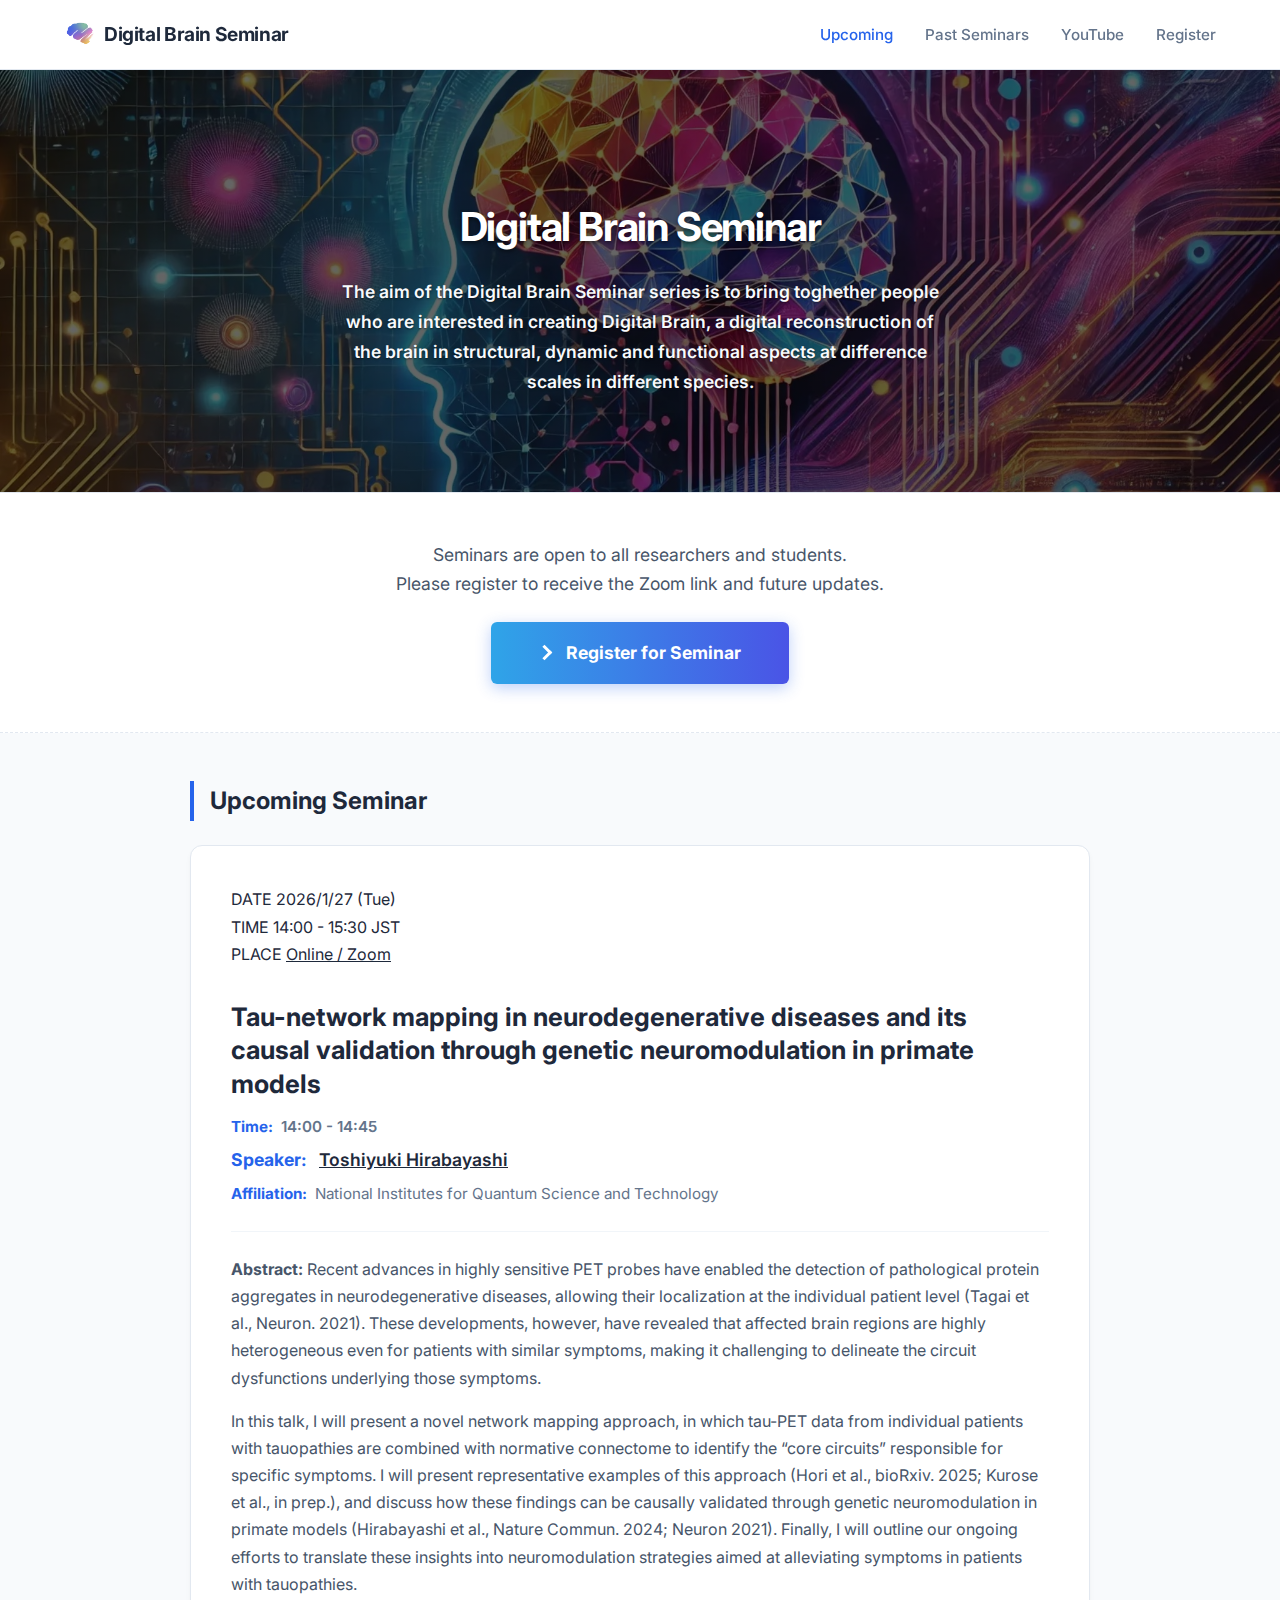
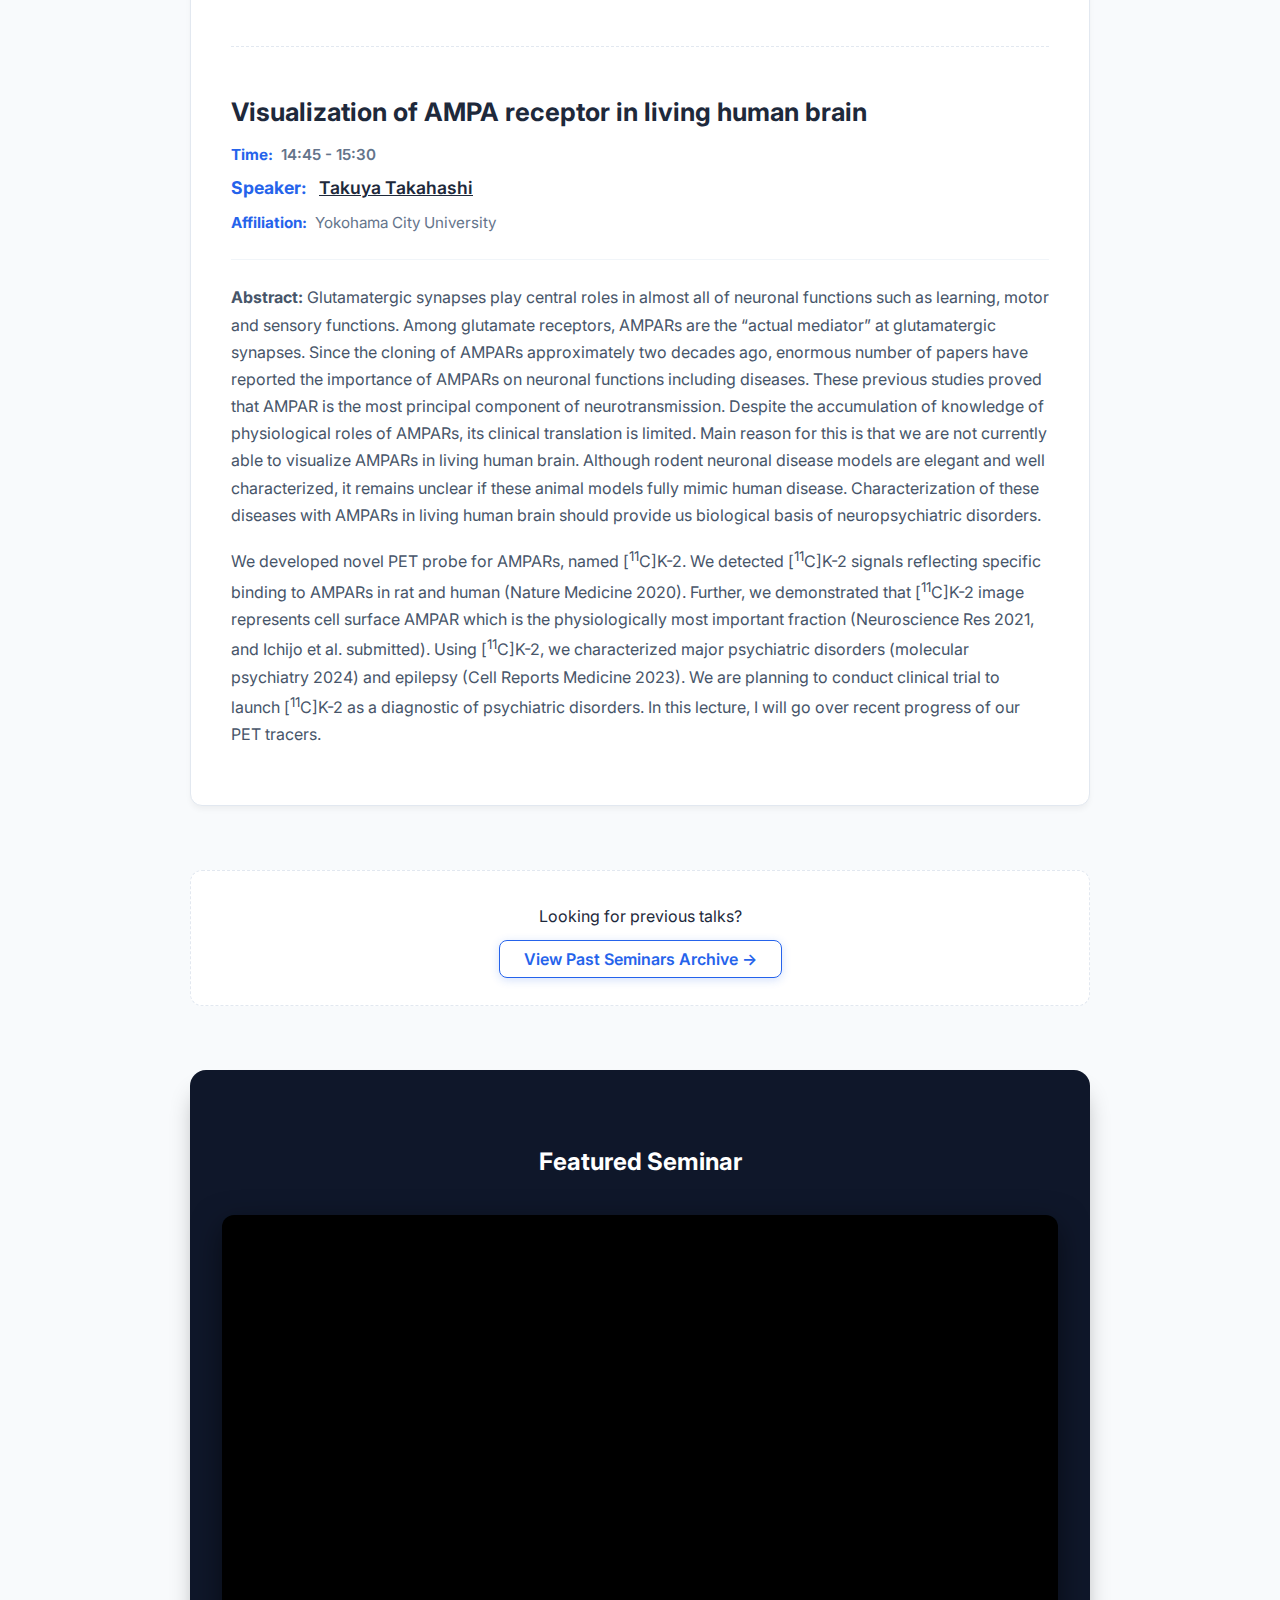
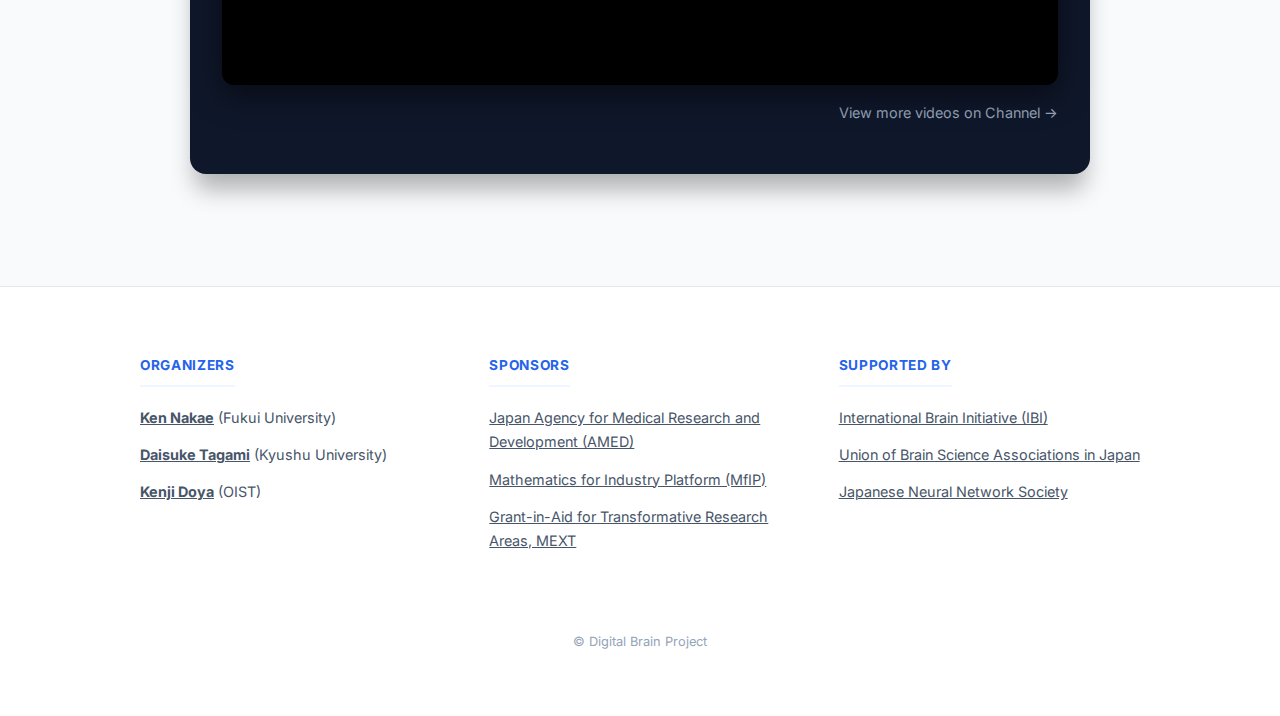
<file: index.html>
<!DOCTYPE html>
<html lang="en">

<head>
    <meta charset="UTF-8">
    <meta name="viewport" content="width=device-width, initial-scale=1.0">
    <title>Digital Brain Seminar | Computational Neuroscience & Brain Simulation</title>

    <!-- SEO Meta Tags -->
    <meta name="description"
        content="Digital Brain Seminar series brings together researchers interested in digital brain reconstruction — covering computational neuroscience, brain simulation, connectomics, neural circuits, and AI-brain research. Open to all researchers and students worldwide. Join via Zoom.">
    <meta name="keywords"
        content="Digital Brain Seminar, computational neuroscience, brain simulation, connectomics, neural circuits, digital brain, brain modeling, neuroscience seminar, OIST, RIKEN, AMED, EBRAINS, brain atlas, spiking neural network, whole-brain model, brain research, neuroscience lecture, online seminar, brain project Japan">
    <meta name="author" content="Digital Brain Project — Ken Nakae, Daisuke Tagami, Kenji Doya">
    <meta name="robots" content="index, follow">
    <meta name="google-site-verification" content="92Xf6wHl1yH6RSXPJpHkRy0GE3pYSzcsp8aKrkqU0PY">
    <link rel="canonical" href="https://digitalbrainproject.github.io/seminar/">

    <!-- Open Graph / Facebook -->
    <meta property="og:type" content="website">
    <meta property="og:url" content="https://digitalbrainproject.github.io/seminar/">
    <meta property="og:title" content="Digital Brain Seminar | Computational Neuroscience & Brain Simulation">
    <meta property="og:description"
        content="An international seminar series on digital brain reconstruction, computational neuroscience, brain simulation, and connectomics. Open to all researchers and students. Register for free Zoom access.">
    <meta property="og:image" content="https://digitalbrainproject.github.io/seminar/DigitalBrainSeminar.jpeg">
    <meta property="og:site_name" content="Digital Brain Seminar">
    <meta property="og:locale" content="en_US">

    <!-- Twitter Card -->
    <meta name="twitter:card" content="summary_large_image">
    <meta name="twitter:title" content="Digital Brain Seminar | Computational Neuroscience & Brain Simulation">
    <meta name="twitter:description"
        content="An international seminar series on digital brain reconstruction, computational neuroscience, brain simulation, and connectomics. Open to all researchers and students.">
    <meta name="twitter:image" content="https://digitalbrainproject.github.io/seminar/DigitalBrainSeminar.jpeg">

    <!-- JSON-LD Structured Data -->
    <script type="application/ld+json">
    {
      "@context": "https://schema.org",
      "@type": "EventSeries",
      "name": "Digital Brain Seminar",
      "description": "An international seminar series bringing together researchers interested in digital brain reconstruction in structural, dynamic and functional aspects at different scales in different species.",
      "url": "https://digitalbrainproject.github.io/seminar/",
      "organizer": [
        {"@type": "Person", "name": "Ken Nakae", "affiliation": "Fukui University"},
        {"@type": "Person", "name": "Daisuke Tagami", "affiliation": "Kyushu University"},
        {"@type": "Person", "name": "Kenji Doya", "affiliation": "OIST"}
      ],
      "funder": [
        {"@type": "Organization", "name": "Japan Agency for Medical Research and Development (AMED)"},
        {"@type": "Organization", "name": "Mathematics for Industry Platform (MfIP)"},
        {"@type": "Organization", "name": "MEXT Grant-in-Aid for Transformative Research Areas"}
      ],
      "inLanguage": "en",
      "audience": {"@type": "Audience", "audienceType": "Researchers and Students"},
      "eventAttendanceMode": "https://schema.org/OnlineEventAttendanceMode",
      "location": {"@type": "VirtualLocation", "url": "https://docs.google.com/forms/d/1duZBmrP8-1nVFSevK-VwitDGuL3oonJRR4SJCReSnrM/viewform"}
    }
    </script>

    <link rel="preconnect" href="https://fonts.googleapis.com">
    <link rel="preconnect" href="https://fonts.gstatic.com" crossorigin>
    <link
        href="https://fonts.googleapis.com/css2?family=Inter:wght@400;600;700&family=Noto+Sans+JP:wght@400;500;700&display=swap"
        rel="stylesheet">

    <link rel="stylesheet" href="style.css">
    <link rel="icon" type="image/png" href="brain-logo.png">
</head>

<body>

    <nav class="navbar">
        <a href="index.html" class="nav-logo"><img src="brain-logo.png" alt="Digital Brain Seminar Logo"
                class="logo-icon"> Digital Brain
            Seminar</a>

        <div class="hamburger" id="hamburger-btn">
            <span></span>
            <span></span>
            <span></span>
        </div>

        <div class="nav-links" id="nav-links">
            <a href="index.html" class="active">Upcoming</a>
            <a href="archive.html">Past Seminars</a>
            <a href="https://www.youtube.com/@kennakae2779/videos" target="_blank">YouTube</a>
            <a href="https://docs.google.com/forms/d/1duZBmrP8-1nVFSevK-VwitDGuL3oonJRR4SJCReSnrM/viewform?edit_requested=true"
                target="_blank">Register</a>
        </div>
    </nav>

    <section class="hero">
        <div class="container" style="padding: 0;">
            <h1>Digital Brain Seminar</h1>
            <p>
                The aim of the Digital Brain Seminar series is to bring toghether people
                who are interested in creating Digital Brain, a digital reconstruction of the brain in structural,
                dynamic and functional aspects at difference scales in different species.
            </p>
        </div>
    </section>

    <div class="cta-section">
        <div class="container" style="padding-bottom: 0;">
            <p class="cta-text">
                Seminars are open to all researchers and students.<br>
                Please register to receive the Zoom link and future updates.
            </p>
            <a href="https://docs.google.com/forms/d/1duZBmrP8-1nVFSevK-VwitDGuL3oonJRR4SJCReSnrM/viewform?edit_requested=true"
                class="btn-cta-large" target="_blank">Register for Seminar</a>
        </div>
    </div>

    <div class="container">
        <section>
            <h2>Upcoming Seminar</h2>

            <article class="card">
                <div class="schedule-box" style="margin-top: 0; margin-bottom: 2rem; border-top: none;">
                    <div class="schedule-item">
                        <span class="schedule-label">DATE</span>
                        <span class="schedule-value">2026/1/27 (Tue)</span>
                    </div>
                    <div class="schedule-item">
                        <span class="schedule-label">TIME</span>
                        <span class="schedule-value">14:00 - 15:30 JST</span>
                    </div>
                    <div class="schedule-item">
                        <span class="schedule-label">PLACE</span>
                        <span class="schedule-value"><a
                                href="https://docs.google.com/forms/d/1duZBmrP8-1nVFSevK-VwitDGuL3oonJRR4SJCReSnrM/viewform?edit_requested=true"
                                target="_blank" rel="noopener noreferrer" style="text-decoration: underline;">Online /
                                Zoom</a></span>
                    </div>
                </div>

                <!-- Talk 1 -->
                <div style="margin-bottom: 3rem;">
                    <h3 class="card-title">Tau-network mapping in neurodegenerative diseases and its causal validation
                        through genetic neuromodulation in primate models</h3>

                    <div class="speaker">
                        <div class="detail-row">
                            <span class="speaker-label">Time:</span> 14:00 - 14:45
                        </div>
                        <span class="speaker-label">Speaker:</span> <a href="https://researchmap.jp/thirabayashi"
                            target="_blank" rel="noopener noreferrer" style="text-decoration: underline;">Toshiyuki
                            Hirabayashi</a>
                    </div>
                    <div class="detail-row">
                        <span class="speaker-label">Affiliation:</span> National Institutes for Quantum Science and
                        Technology
                    </div>

                    <div class="abstract">
                        <p><strong>Abstract:</strong> Recent advances in highly sensitive PET probes have enabled the
                            detection of pathological protein aggregates in neurodegenerative diseases, allowing their
                            localization at the individual patient level (Tagai et al., Neuron. 2021). These
                            developments, however, have revealed that affected brain regions are highly heterogeneous
                            even for patients with similar symptoms, making it challenging to delineate the circuit
                            dysfunctions underlying those symptoms.</p>
                        <p>In this talk, I will present a novel network mapping approach, in which tau-PET data from
                            individual patients with tauopathies are combined with normative connectome to identify the
                            “core circuits” responsible for specific symptoms. I will present representative examples of
                            this approach (Hori et al., bioRxiv. 2025; Kurose et al., in prep.), and discuss how these
                            findings can be causally validated through genetic neuromodulation in primate models
                            (Hirabayashi et al., Nature Commun. 2024; Neuron 2021). Finally, I will outline our ongoing
                            efforts to translate these insights into neuromodulation strategies aimed at alleviating
                            symptoms in patients with tauopathies.</p>
                    </div>
                </div>

                <hr style="border: 0; border-top: 1px dashed #e2e8f0; margin: 3rem 0;">

                <!-- Talk 2 -->
                <div>
                    <h3 class="card-title">Visualization of AMPA receptor in living human brain</h3>

                    <div class="speaker">
                        <div class="detail-row">
                            <span class="speaker-label">Time:</span> 14:45 - 15:30
                        </div>
                        <span class="speaker-label">Speaker:</span> <a href="https://researchmap.jp/takahast"
                            target="_blank" rel="noopener noreferrer" style="text-decoration: underline;">Takuya
                            Takahashi</a>
                    </div>
                    <div class="detail-row">
                        <span class="speaker-label">Affiliation:</span> Yokohama City University
                    </div>

                    <div class="abstract">
                        <p><strong>Abstract:</strong> Glutamatergic synapses play central roles in almost all of
                            neuronal functions such as learning, motor and sensory functions. Among glutamate receptors,
                            AMPARs are the “actual mediator” at glutamatergic synapses. Since the cloning of AMPARs
                            approximately two decades ago, enormous number of papers have reported the importance of
                            AMPARs on neuronal functions including diseases. These previous studies proved that AMPAR is
                            the most principal component of neurotransmission. Despite the accumulation of knowledge of
                            physiological roles of AMPARs, its clinical translation is limited. Main reason for this is
                            that we are not currently able to visualize AMPARs in living human brain. Although rodent
                            neuronal disease models are elegant and well characterized, it remains unclear if these
                            animal models fully mimic human disease. Characterization of these diseases with AMPARs in
                            living human brain should provide us biological basis of neuropsychiatric disorders.</p>
                        <p>We developed novel PET probe for AMPARs, named [<sup>11</sup>C]K-2. We detected
                            [<sup>11</sup>C]K-2 signals reflecting specific binding to AMPARs in rat and human (Nature
                            Medicine 2020). Further, we demonstrated that [<sup>11</sup>C]K-2 image represents cell
                            surface AMPAR which is the physiologically most important fraction (Neuroscience Res 2021,
                            and Ichijo et al. submitted). Using [<sup>11</sup>C]K-2, we characterized major psychiatric
                            disorders (molecular psychiatry 2024) and epilepsy (Cell Reports Medicine 2023). We are
                            planning to conduct clinical trial to launch [<sup>11</sup>C]K-2 as a diagnostic of
                            psychiatric disorders. In this lecture, I will go over recent progress of our PET tracers.
                        </p>
                    </div>
                </div>
            </article>

            <div class="archive-link">
                <p>Looking for previous talks?</p>
                <a href="archive.html" class="btn-register"
                    style="background-color: transparent; color: var(--accent) !important; border: 1px solid var(--accent);">View
                    Past Seminars Archive &rarr;</a>
            </div>

            <div class="youtube-section">
                <h3>Featured Seminar</h3>

                <div class="video-wrapper">
                    <iframe width="560" height="315" src="https://www.youtube.com/embed/L0uATpNPuT0?rel=0"
                        title="YouTube video player"
                        allow="accelerometer; autoplay; clipboard-write; encrypted-media; gyroscope; picture-in-picture"
                        allowfullscreen>
                    </iframe>
                </div>

                <a href="https://www.youtube.com/@kennakae2779/videos" target="_blank" class="channel-link">
                    View more videos on Channel &rarr;
                </a>
            </div>

        </section>
    </div>

    <footer>

        <div class="footer-grid">
            <div class="footer-col">
                <h3>Organizers</h3>
                <ul>
                    <li><strong><a href="https://researchmap.jp/ken.nakae" target="_blank" rel="noopener noreferrer"
                                style="color: inherit; text-decoration: underline;">Ken Nakae</a></strong> (Fukui
                        University)</li>
                    <li><strong><a href="https://researchmap.jp/206s16" target="_blank" rel="noopener noreferrer"
                                style="color: inherit; text-decoration: underline;">Daisuke Tagami</a></strong> (Kyushu
                        University)</li>
                    <li><strong><a href="https://researchmap.jp/doya" target="_blank" rel="noopener noreferrer"
                                style="color: inherit; text-decoration: underline;">Kenji Doya</a></strong> (OIST)</li>
                </ul>
            </div>

            <div class="footer-col">
                <h3>Sponsors</h3>
                <ul>
                    <li><a href="https://www.amed.go.jp/en/" target="_blank" rel="noopener noreferrer"
                            style="color: inherit; text-decoration: underline;">Japan Agency for Medical Research and
                            Development (AMED)</a></li>
                    <li><a href="https://mfip.jp/" target="_blank" rel="noopener noreferrer"
                            style="color: inherit; text-decoration: underline;">Mathematics for Industry Platform
                            (MfIP)</a></li>
                    <li><a href="https://braidyn-bc.jp/" target="_blank" rel="noopener noreferrer"
                            style="color: inherit; text-decoration: underline;">Grant-in-Aid for Transformative Research
                            Areas, MEXT</a></li>
                </ul>
            </div>

            <div class="footer-col">
                <h3>Supported by</h3>
                <ul>
                    <li><a href="https://www.internationalbraininitiative.org/" target="_blank"
                            rel="noopener noreferrer" style="color: inherit; text-decoration: underline;">International
                            Brain Initiative (IBI)</a></li>
                    <li><a href="https://www.brainscience-union.jp/" target="_blank" rel="noopener noreferrer"
                            style="color: inherit; text-decoration: underline;">Union of Brain Science Associations in
                            Japan</a></li>
                    <li><a href="https://jnns.org/" target="_blank" rel="noopener noreferrer"
                            style="color: inherit; text-decoration: underline;">Japanese Neural Network Society</a></li>
                </ul>
            </div>
        </div>

        <div class="copyright">
            &copy; Digital Brain Project
        </div>
    </footer>

    <script>
        const hamburgerBtn = document.getElementById('hamburger-btn');
        const navLinks = document.getElementById('nav-links');

        hamburgerBtn.addEventListener('click', () => {
            navLinks.classList.toggle('active');
        });
    </script>

</body>

</html>
</file>
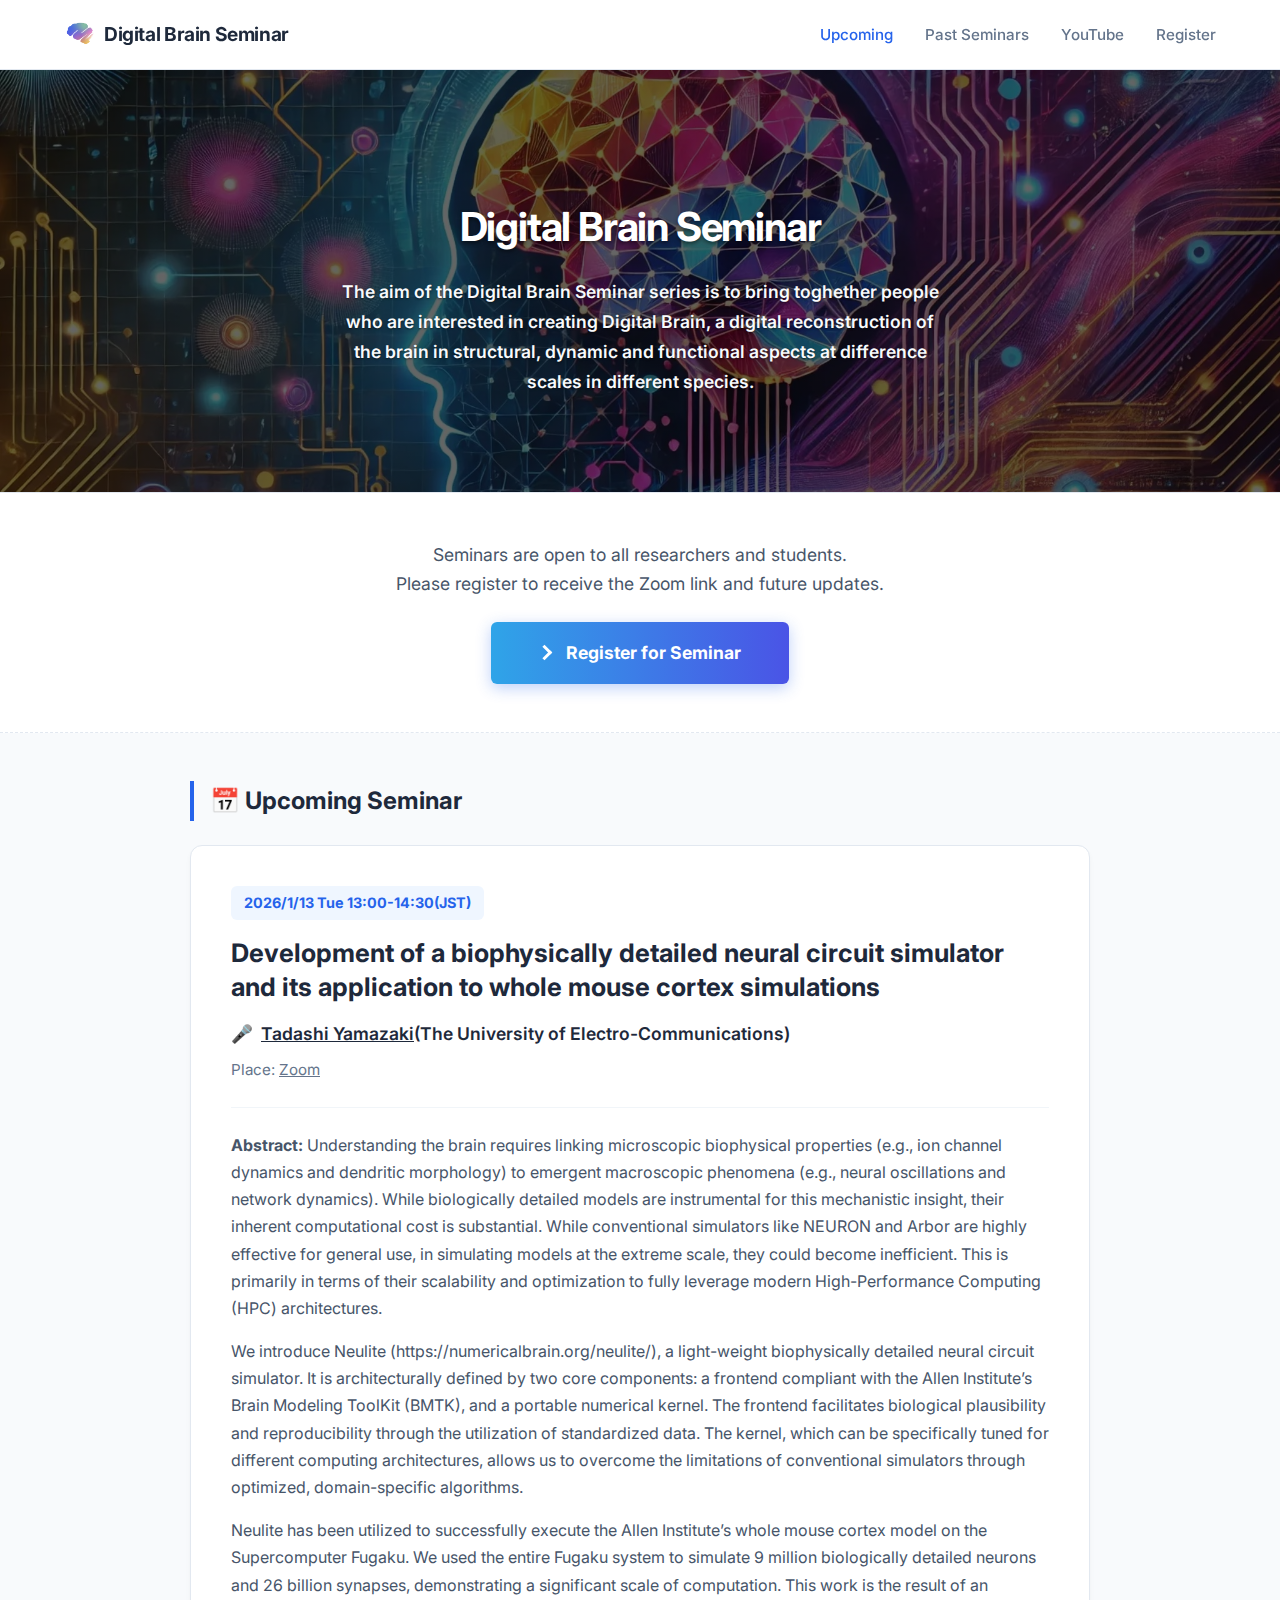
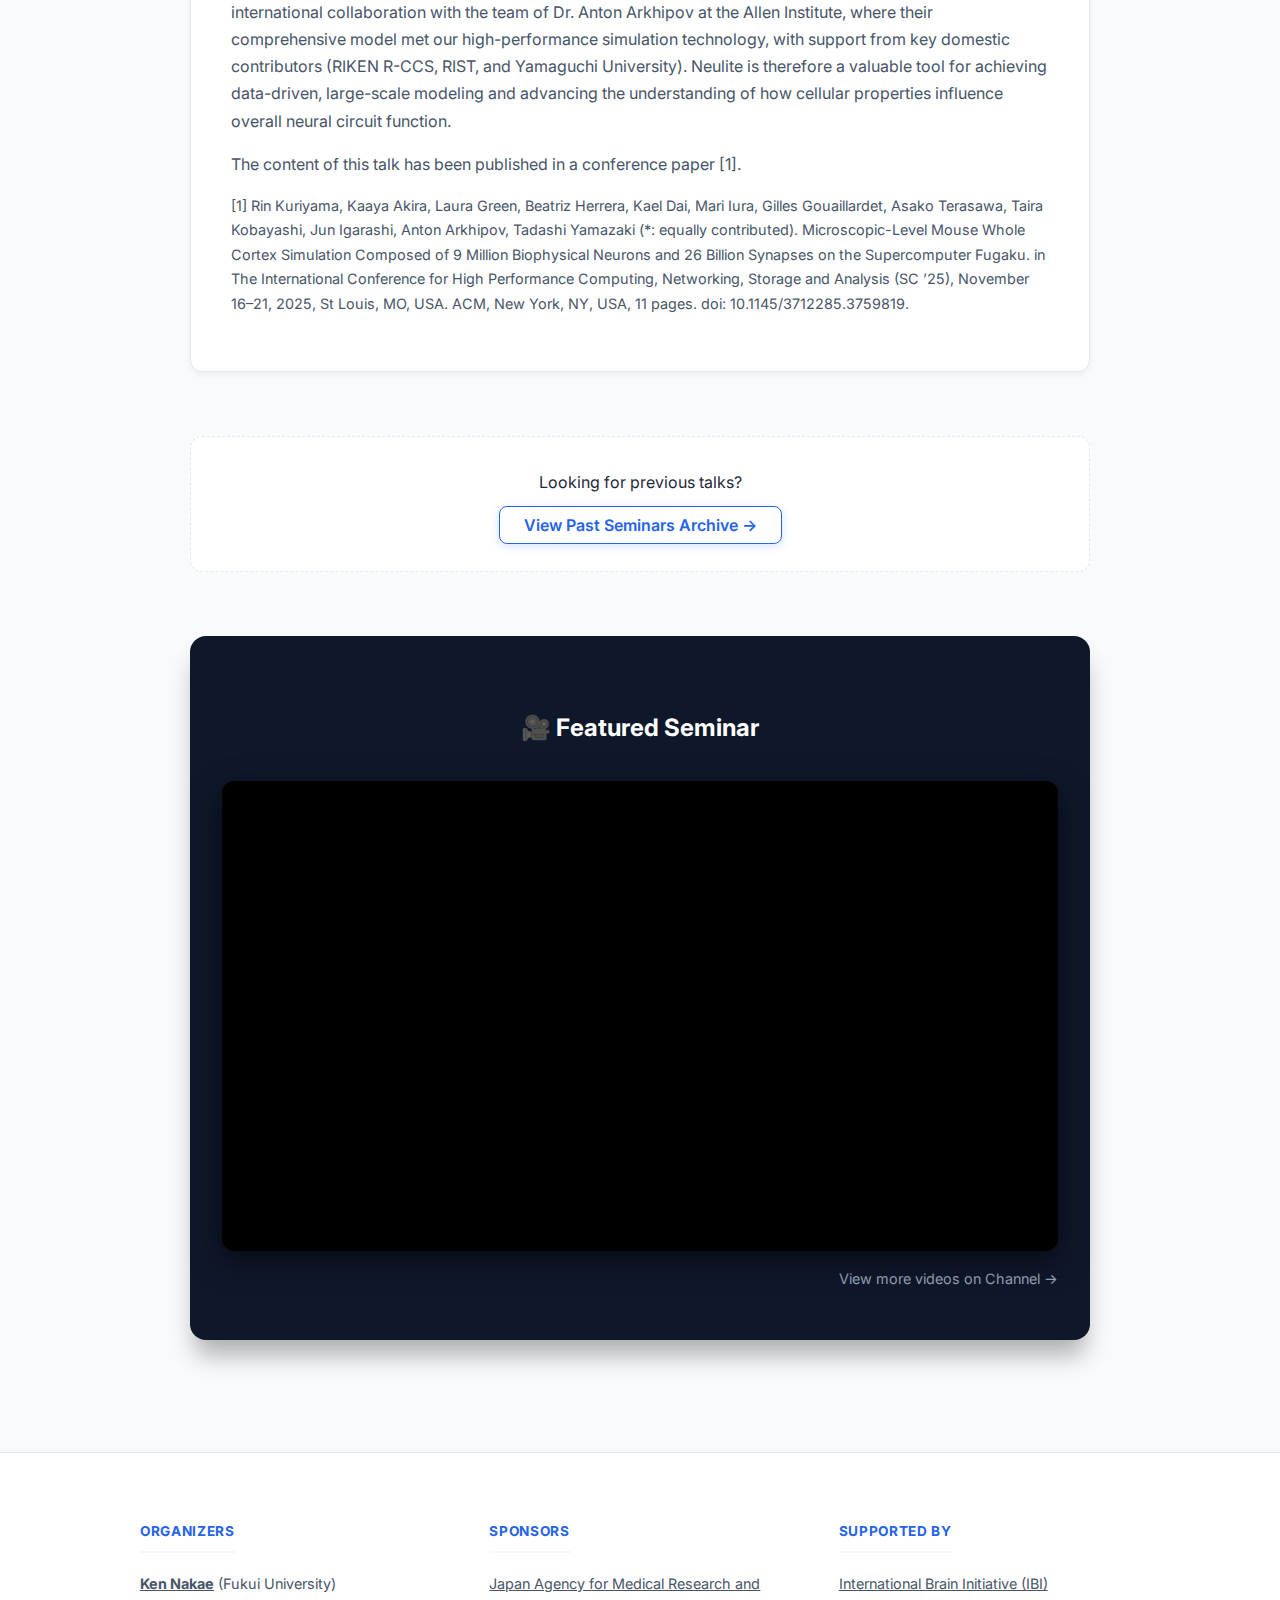
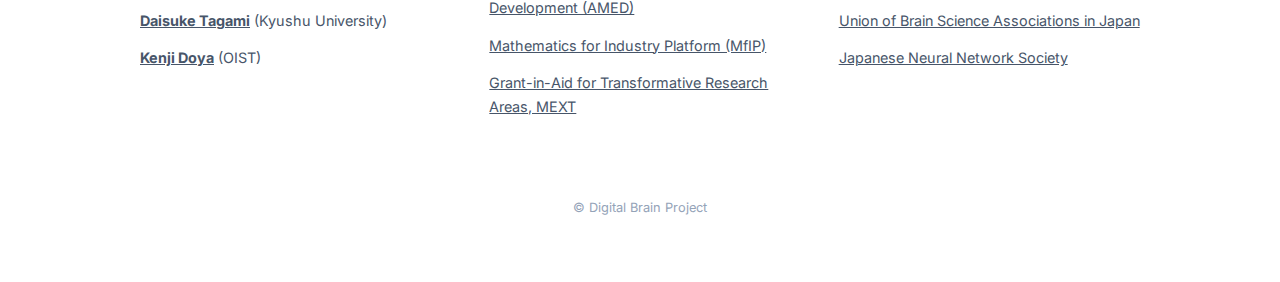
<file: seminar.test-/index.html>
<!DOCTYPE html>
<html lang="ja">

<head>
    <meta charset="UTF-8">
    <meta name="viewport" content="width=device-width, initial-scale=1.0">
    <title>Digital Brain Seminar</title>

    <link rel="preconnect" href="https://fonts.googleapis.com">
    <link rel="preconnect" href="https://fonts.gstatic.com" crossorigin>
    <link
        href="https://fonts.googleapis.com/css2?family=Inter:wght@400;600;700&family=Noto+Sans+JP:wght@400;500;700&display=swap"
        rel="stylesheet">

    <link rel="stylesheet" href="style.css">
    <link rel="icon" type="image/png" href="brain-logo.png">
</head>

<body>

    <nav class="navbar">
        <a href="index.html" class="nav-logo"><img src="brain-logo.png" alt="Logo" class="logo-icon"> Digital Brain
            Seminar</a>

        <div class="hamburger" id="hamburger-btn">
            <span></span>
            <span></span>
            <span></span>
        </div>

        <div class="nav-links" id="nav-links">
            <a href="index.html" class="active">Upcoming</a>
            <a href="archive.html">Past Seminars</a>
            <a href="https://www.youtube.com/@kennakae2779/videos" target="_blank">YouTube</a>
            <a href="https://docs.google.com/forms/d/1duZBmrP8-1nVFSevK-VwitDGuL3oonJRR4SJCReSnrM/viewform?edit_requested=true"
                target="_blank">Register</a>
        </div>
    </nav>

    <section class="hero">
        <div class="container" style="padding: 0;">
            <h1>Digital Brain Seminar</h1>
            <p>
                The aim of the Digital Brain Seminar series is to bring toghether people
                who are interested in creating Digital Brain, a digital reconstruction of the brain in structural,
                dynamic and functional aspects at difference scales in different species.
            </p>
        </div>
    </section>

    <div class="cta-section">
        <div class="container" style="padding-bottom: 0;">
            <p class="cta-text">
                Seminars are open to all researchers and students.<br>
                Please register to receive the Zoom link and future updates.
            </p>
            <a href="https://docs.google.com/forms/d/1duZBmrP8-1nVFSevK-VwitDGuL3oonJRR4SJCReSnrM/viewform?edit_requested=true"
                class="btn-cta-large" target="_blank">Register for Seminar</a>
        </div>
    </div>

    <div class="container">
        <section>
            <h2>📅 Upcoming Seminar</h2>

            <article class="card">
                <div class="badge">2026/1/13 Tue 13:00-14:30(JST)</div>
                <h3 class="card-title">Development of a biophysically detailed neural circuit simulator and its
                    application to whole mouse cortex simulations</h3>

                <div class="speaker"><a href="https://researchmap.jp/tyam" target="_blank" rel="noopener noreferrer"
                        style="text-decoration: underline;">Tadashi Yamazaki</a> (The University of
                    Electro-Communications)</div>
                <div class="info-row">Place: <a
                        href="https://docs.google.com/forms/d/1duZBmrP8-1nVFSevK-VwitDGuL3oonJRR4SJCReSnrM/viewform?edit_requested=true"
                        target="_blank" rel="noopener noreferrer" style="text-decoration: underline;">Zoom</a></div>

                <div class="abstract">
                    <p><strong>Abstract:</strong> Understanding the brain requires linking microscopic biophysical
                        properties (e.g., ion channel dynamics and dendritic morphology) to emergent macroscopic
                        phenomena (e.g., neural oscillations and network dynamics). While biologically detailed models
                        are instrumental for this mechanistic insight, their inherent computational cost is substantial.
                        While conventional simulators like NEURON and Arbor are highly effective for general use, in
                        simulating models at the extreme scale, they could become inefficient. This is primarily in
                        terms of their scalability and optimization to fully leverage modern High-Performance Computing
                        (HPC) architectures.</p>

                    <p>We introduce Neulite (<a href="https://numericalbrain.org/neulite/" target="_blank"
                            rel="noopener noreferrer">https://numericalbrain.org/neulite/</a>), a light-weight
                        biophysically detailed neural circuit simulator. It is architecturally defined by two core
                        components: a frontend compliant with the Allen Institute’s Brain Modeling ToolKit (BMTK), and a
                        portable numerical kernel. The frontend facilitates biological plausibility and reproducibility
                        through the utilization of standardized data. The kernel, which can be specifically tuned for
                        different computing architectures, allows us to overcome the limitations of conventional
                        simulators through optimized, domain-specific algorithms.</p>

                    <p>Neulite has been utilized to successfully execute the Allen Institute’s whole mouse cortex model
                        on the Supercomputer Fugaku. We used the entire Fugaku system to simulate 9 million biologically
                        detailed neurons and 26 billion synapses, demonstrating a significant scale of computation. This
                        work is the result of an international collaboration with the team of Dr. Anton Arkhipov at the
                        Allen Institute, where their comprehensive model met our high-performance simulation technology,
                        with support from key domestic contributors (RIKEN R-CCS, RIST, and Yamaguchi University).
                        Neulite is therefore a valuable tool for achieving data-driven, large-scale modeling and
                        advancing the understanding of how cellular properties influence overall neural circuit
                        function.</p>

                    <p>The content of this talk has been published in a conference paper [1].</p>

                    <p style="font-size: 0.9em; margin-top: 1em;">[1] Rin Kuriyama, Kaaya Akira, Laura Green, Beatriz
                        Herrera, Kael Dai, Mari Iura, Gilles Gouaillardet, Asako Terasawa, Taira Kobayashi, Jun
                        Igarashi, Anton Arkhipov, Tadashi Yamazaki (*: equally contributed). Microscopic-Level Mouse
                        Whole Cortex Simulation Composed of 9 Million Biophysical Neurons and 26 Billion Synapses on the
                        Supercomputer Fugaku. in The International Conference for High Performance Computing,
                        Networking, Storage and Analysis (SC ’25), November 16–21, 2025, St Louis, MO, USA. ACM, New
                        York, NY, USA, 11 pages. doi: 10.1145/3712285.3759819.</p>
                </div>
            </article>

            <div class="archive-link">
                <p>Looking for previous talks?</p>
                <a href="archive.html" class="btn-register"
                    style="background-color: transparent; color: var(--accent) !important; border: 1px solid var(--accent);">View
                    Past Seminars Archive &rarr;</a>
            </div>

            <div class="youtube-section">
                <h3>🎥 Featured Seminar</h3>

                <div class="video-wrapper">
                    <iframe width="560" height="315" src="https://www.youtube.com/embed/L0uATpNPuT0?rel=0"
                        title="YouTube video player"
                        allow="accelerometer; autoplay; clipboard-write; encrypted-media; gyroscope; picture-in-picture"
                        allowfullscreen>
                    </iframe>
                </div>

                <a href="https://www.youtube.com/@kennakae2779/videos" target="_blank" class="channel-link">
                    View more videos on Channel &rarr;
                </a>
            </div>

        </section>
    </div>

    <footer>
        <div class="footer-grid">
            <div class="footer-col">
                <h3>Organizers</h3>
                <ul>
                    <li><strong><a href="https://researchmap.jp/ken.nakae" target="_blank" rel="noopener noreferrer"
                                style="color: inherit; text-decoration: underline;">Ken Nakae</a></strong> (Fukui
                        University)</li>
                    <li><strong><a href="https://researchmap.jp/206s16" target="_blank" rel="noopener noreferrer"
                                style="color: inherit; text-decoration: underline;">Daisuke Tagami</a></strong> (Kyushu
                        University)</li>
                    <li><strong><a href="https://researchmap.jp/doya" target="_blank" rel="noopener noreferrer"
                                style="color: inherit; text-decoration: underline;">Kenji Doya</a></strong> (OIST)</li>
                </ul>
            </div>

            <div class="footer-col">
                <h3>Sponsors</h3>
                <ul>
                    <li><a href="https://www.amed.go.jp/en/" target="_blank" rel="noopener noreferrer"
                            style="color: inherit; text-decoration: underline;">Japan Agency for Medical Research and
                            Development (AMED)</a></li>
                    <li><a href="https://mfip.jp/" target="_blank" rel="noopener noreferrer"
                            style="color: inherit; text-decoration: underline;">Mathematics for Industry Platform
                            (MfIP)</a></li>
                    <li><a href="https://braidyn-bc.jp/" target="_blank" rel="noopener noreferrer"
                            style="color: inherit; text-decoration: underline;">Grant-in-Aid for Transformative Research
                            Areas, MEXT</a></li>
                </ul>
            </div>

            <div class="footer-col">
                <h3>Supported by</h3>
                <ul>
                    <li><a href="https://www.internationalbraininitiative.org/" target="_blank"
                            rel="noopener noreferrer" style="color: inherit; text-decoration: underline;">International
                            Brain Initiative (IBI)</a></li>
                    <li><a href="https://www.brainscience-union.jp/" target="_blank" rel="noopener noreferrer"
                            style="color: inherit; text-decoration: underline;">Union of Brain Science Associations in
                            Japan</a></li>
                    <li><a href="https://jnns.org/" target="_blank" rel="noopener noreferrer"
                            style="color: inherit; text-decoration: underline;">Japanese Neural Network Society</a></li>
                </ul>
            </div>
        </div>

        <div class="copyright">
            &copy; Digital Brain Project
        </div>
    </footer>

    <script>
        const hamburgerBtn = document.getElementById('hamburger-btn');
        const navLinks = document.getElementById('nav-links');

        hamburgerBtn.addEventListener('click', () => {
            navLinks.classList.toggle('active');
        });
    </script>

</body>

</html>
</file>
<file: style.css>
/* =========================================
   CSS Styles (デザイン設定)
   ========================================= */
:root {
    --primary: #1e293b;
    --accent: #2563eb;
    --accent-hover: #1d4ed8;
    --youtube-red: #FF0000;
    --bg-body: #f8fafc;
    --bg-card: #ffffff;
    --border: #e2e8f0;
    --nav-height: 70px;
    --shadow: 0 4px 6px -1px rgba(0, 0, 0, 0.05);
}

body {
    font-family: 'Inter', 'Noto Sans JP', sans-serif;
    background-color: var(--bg-body);
    color: var(--primary);
    margin: 0;
    line-height: 1.7;
    padding-top: var(--nav-height);
}

a {
    text-decoration: none;
    color: inherit;
    transition: all 0.2s ease;
}

p {
    margin-top: 0;
}

/* --- ナビゲーションバー --- */
.navbar {
    position: fixed;
    top: 0;
    left: 0;
    width: 100%;
    height: var(--nav-height);
    background: rgba(255, 255, 255, 0.95);
    backdrop-filter: blur(10px);
    border-bottom: 1px solid var(--border);
    display: flex;
    align-items: center;
    justify-content: space-between;
    padding: 0 5%;
    box-sizing: border-box;
    z-index: 1000;
}

.nav-logo {
    font-weight: 700;
    font-size: 1.2rem;
    color: var(--primary);
    letter-spacing: -0.02em;
    display: flex;
    align-items: center;
    gap: 0.5rem;
}

.logo-icon {
    width: 32px;
    height: auto;
}

.nav-links {
    display: flex;
    align-items: center;
    gap: 2rem;
}

.nav-links a {
    font-size: 0.95rem;
    font-weight: 500;
    color: #64748b;
}

.nav-links a:hover,
.nav-links a.active {
    color: var(--accent);
}

.btn-register {
    background-color: var(--accent);
    color: white !important;
    padding: 0.5rem 1.5rem;
    border-radius: 8px;
    font-weight: 600;
    box-shadow: 0 2px 10px rgba(37, 99, 235, 0.2);
}

.btn-register:hover {
    background-color: var(--accent-hover);
    transform: translateY(-1px);
}

/* ハンバーガーボタン */
.hamburger {
    display: none;
    cursor: pointer;
    flex-direction: column;
    gap: 5px;
    padding: 5px;
}

.hamburger span {
    display: block;
    width: 25px;
    height: 3px;
    background-color: var(--primary);
    border-radius: 3px;
    transition: all 0.3s ease;
}

/* --- ヒーローセクション --- */
.hero {
    text-align: center;
    margin-bottom: 0;
    /* 下のCTAとくっつけるため */
    padding: 6rem 1.5rem;
    border-bottom: 1px solid var(--border);
    /* 背景画像の設定 */
    background: linear-gradient(rgba(0, 0, 0, 0.6), rgba(0, 0, 0, 0.6)),
        url('DigitalBrainSeminar.jpeg');
    background-size: cover;
    background-position: center;
    background-repeat: no-repeat;

}

.hero h1 {
    font-size: 2.5rem;
    margin-bottom: 1rem;
    letter-spacing: -0.03em;
    color: #ffffff;
    text-shadow: 0 2px 4px rgba(0, 0, 0, 0.5);
}

.hero p {
    color: #f8fafc;
    max-width: 600px;
    margin: 0 auto;
    font-size: 1.1rem;
    font-weight: 600;
    text-shadow: 0 1px 2px rgba(0, 0, 0, 0.5);
}

.container {
    max-width: 900px;
    margin: 0 auto;
    padding: 0 1.5rem 3rem 1.5rem;
}

/* --- CTA (Call To Action) セクション --- */
.cta-section {
    text-align: center;
    padding: 3rem 1rem;
    margin-bottom: 3rem;
    background-color: white;
    border-bottom: 1px dashed var(--border);
}

.cta-text {
    font-size: 1.1rem;
    color: #475569;
    margin-bottom: 1.5rem;
    line-height: 1.6;
}

.btn-cta-large {
    display: inline-flex;
    align-items: center;
    justify-content: center;
    background: linear-gradient(90deg, #2fa4e8, #4a54e6);
    color: white !important;
    font-weight: 700;
    font-size: 1.1rem;
    padding: 1rem 3rem;
    border-radius: 6px;
    box-shadow: 0 4px 15px rgba(37, 99, 235, 0.3);
    transition: all 0.3s ease;
    position: relative;
    overflow: hidden;
    animation: btn-pulse 3s infinite;
}

.btn-cta-large::before {
    content: '';
    display: inline-block;
    width: 0.5rem;
    height: 0.5rem;
    border-top: 3px solid white;
    border-right: 3px solid white;
    transform: rotate(45deg);
    margin-right: 1rem;
}

.btn-cta-large:hover {
    transform: translateY(-2px);
    box-shadow: 0 10px 25px rgba(37, 99, 235, 0.5);
    filter: brightness(1.1);
    animation: none;
    /* Stop pulse on hover to emphasize the hover state */
}

@keyframes btn-pulse {
    0% {
        transform: scale(1);
        box-shadow: 0 4px 15px rgba(37, 99, 235, 0.3);
    }

    50% {
        transform: scale(1.03);
        box-shadow: 0 8px 20px rgba(37, 99, 235, 0.4);
    }

    100% {
        transform: scale(1);
        box-shadow: 0 4px 15px rgba(37, 99, 235, 0.3);
    }
}


h2 {
    font-size: 1.5rem;
    margin-bottom: 1.5rem;
    padding-left: 1rem;
    border-left: 4px solid var(--accent);
    display: flex;
    align-items: center;
}

/* --- セミナーカード --- */
.card {
    background: var(--bg-card);
    border-radius: 12px;
    padding: 2.5rem;
    margin-bottom: 2rem;
    border: 1px solid var(--border);
    box-shadow: var(--shadow);
    transition: transform 0.2s ease;
}

.card:hover {
    transform: translateY(-3px);
    box-shadow: 0 10px 15px -3px rgba(0, 0, 0, 0.1);
}

.badge {
    display: inline-block;
    background: #eff6ff;
    color: var(--accent);
    padding: 0.3rem 0.8rem;
    border-radius: 6px;
    font-size: 0.9rem;
    font-weight: 700;
    margin-bottom: 1rem;
}

/* Upcoming Date Display */
.upcoming-date-container {
    display: flex;
    flex-direction: column;
    background: linear-gradient(135deg, #f8fafc 0%, #eff6ff 100%);
    border-left: 5px solid var(--accent);
    padding: 1.2rem 1.5rem;
    margin-bottom: 2rem;
    border-radius: 4px 12px 12px 4px;
}

.date-main {
    font-size: 1.4rem;
    font-weight: 800;
    color: var(--primary);
    margin-bottom: 0.3rem;
    display: flex;
    align-items: center;
    gap: 0.8rem;
}

.date-main i {
    font-size: 1.2rem;
    color: var(--accent);
}

.time-main {
    font-size: 1.1rem;
    color: #475569;
    font-weight: 600;
}

.jst-label {
    font-size: 0.8rem;
    background: #e2e8f0;
    padding: 0.1rem 0.4rem;
    border-radius: 4px;
    margin-left: 0.5rem;
    vertical-align: middle;
}

.card-title {
    font-size: 1.6rem;
    font-weight: 700;
    margin: 0 0 1rem 0;
    line-height: 1.3;
}

.speaker {
    display: block;
    /*Changed from flex for better text wrapping*/
    font-weight: 600;
    font-size: 1.1rem;
    color: var(--primary);
    margin-bottom: 0.5rem;
    line-height: 1.5;
    /* Add line height for readability */
}

.speaker::before {
    content: "Speaker:";
    color: var(--accent);
    font-weight: 700;
    margin-right: 0.5rem;
    font-size: 0.9em;
}

.speaker-label {
    color: var(--accent);
    font-weight: 700;
    margin-right: 0.5rem;
}

/* Hide ::before when speaker-label is present */
.speaker:has(.speaker-label)::before {
    display: none;
}

.info-row {
    font-size: 0.95rem;
    color: #64748b;
    margin-bottom: 1.5rem;
}

.detail-row {
    font-size: 0.95rem;
    color: #64748b;
    margin-bottom: 0.5rem;
    display: flex;
    align-items: baseline;
    flex-wrap: wrap;
}

.abstract {
    margin-top: 1.5rem;
    padding-top: 1.5rem;
    border-top: 1px solid #f1f5f9;
    font-size: 1rem;
    color: #475569;
    line-height: 1.7;
}

.archive-link {
    text-align: center;
    margin-top: 4rem;
    padding: 2rem;
    background: white;
    border-radius: 12px;
    border: 1px dashed var(--border);
}

/* --- YouTube埋め込み用スタイル --- */
.youtube-section {
    margin-top: 4rem;
    background: #0f172a;
    padding: 3rem 2rem;
    border-radius: 16px;
    color: white;
    box-shadow: 0 20px 25px -5px rgba(0, 0, 0, 0.3);
}

.youtube-section h3 {
    text-align: center;
    font-size: 1.5rem;
    margin-bottom: 2rem;
    color: white;
}

.video-wrapper {
    position: relative;
    padding-bottom: 56.25%;
    /* 16:9 */
    height: 0;
    overflow: hidden;
    max-width: 100%;
    background: #000;
    border-radius: 12px;
    box-shadow: 0 10px 30px rgba(0, 0, 0, 0.5);
}

.video-wrapper iframe {
    position: absolute;
    top: 0;
    left: 0;
    width: 100%;
    height: 100%;
    border: 0;
}

.channel-link {
    display: block;
    text-align: right;
    margin-top: 1rem;
    color: #94a3b8;
    font-size: 0.9rem;
}

.channel-link:hover {
    color: white;
    text-decoration: underline;
}

/* --- フッター --- */
footer {
    background: #fff;
    border-top: 1px solid var(--border);
    padding: 4rem 1.5rem;
    margin-top: 4rem;
}

.footer-grid {
    display: grid;
    grid-template-columns: repeat(auto-fit, minmax(250px, 1fr));
    gap: 3rem;
    max-width: 1000px;
    margin: 0 auto;
}

.footer-col h3 {
    font-size: 0.85rem;
    text-transform: uppercase;
    color: var(--accent);
    letter-spacing: 0.05em;
    margin: 0 0 1.2rem 0;
    padding-bottom: 0.5rem;
    border-bottom: 2px solid #eff6ff;
    display: inline-block;
}

.footer-col ul {
    list-style: none;
    padding: 0;
    margin: 0;
    font-size: 0.9rem;
    color: #475569;
}

.footer-col li {
    margin-bottom: 0.8rem;
}

.copyright {
    text-align: center;
    margin-top: 4rem;
    font-size: 0.8rem;
    color: #94a3b8;
}

/* --- モバイル対応 --- */
@media (max-width: 768px) {
    .navbar {
        padding: 0 1.5rem;
    }

    .hero h1 {
        font-size: 2rem;
    }

    .card-title {
        font-size: 1.3rem;
    }

    .speaker {
        font-size: 1rem;
    }

    .affiliation {
        display: block;
        margin-left: 0;
        color: #64748b;
        font-size: 0.9rem;
        margin-top: 0.2rem;
    }

    .card {
        padding: 1.5rem;
    }

    .youtube-section {
        padding: 2rem 1rem;
    }

    .hamburger {
        display: flex;
    }

    .nav-links {
        position: absolute;
        top: var(--nav-height);
        left: 0;
        width: 100%;
        background: white;
        flex-direction: column;
        align-items: center;
        gap: 2rem;
        padding: 2rem 0;
        border-bottom: 1px solid var(--border);
        box-shadow: 0 10px 15px -3px rgba(0, 0, 0, 0.1);
        display: none;
    }

    .nav-links.active {
        display: flex;
        animation: slideDown 0.3s ease forwards;
    }
}

@keyframes slideDown {
    from {
        opacity: 0;
        transform: translateY(-10px);
    }

    to {
        opacity: 1;
        transform: translateY(0);
    }
}
</file>
<file: seminar.test-/style.css>
/* =========================================
   CSS Styles (デザイン設定)
   ========================================= */
:root {
    --primary: #1e293b;
    --accent: #2563eb;
    --accent-hover: #1d4ed8;
    --youtube-red: #FF0000;
    --bg-body: #f8fafc;
    --bg-card: #ffffff;
    --border: #e2e8f0;
    --nav-height: 70px;
    --shadow: 0 4px 6px -1px rgba(0, 0, 0, 0.05);
}

body {
    font-family: 'Inter', 'Noto Sans JP', sans-serif;
    background-color: var(--bg-body);
    color: var(--primary);
    margin: 0;
    line-height: 1.7;
    padding-top: var(--nav-height);
}

a {
    text-decoration: none;
    color: inherit;
    transition: all 0.2s ease;
}

p {
    margin-top: 0;
}

/* --- ナビゲーションバー --- */
.navbar {
    position: fixed;
    top: 0;
    left: 0;
    width: 100%;
    height: var(--nav-height);
    background: rgba(255, 255, 255, 0.95);
    backdrop-filter: blur(10px);
    border-bottom: 1px solid var(--border);
    display: flex;
    align-items: center;
    justify-content: space-between;
    padding: 0 5%;
    box-sizing: border-box;
    z-index: 1000;
}

.nav-logo {
    font-weight: 700;
    font-size: 1.2rem;
    color: var(--primary);
    letter-spacing: -0.02em;
    display: flex;
    align-items: center;
    gap: 0.5rem;
}

.logo-icon {
    width: 32px;
    height: auto;
}

.nav-links {
    display: flex;
    align-items: center;
    gap: 2rem;
}

.nav-links a {
    font-size: 0.95rem;
    font-weight: 500;
    color: #64748b;
}

.nav-links a:hover,
.nav-links a.active {
    color: var(--accent);
}

.btn-register {
    background-color: var(--accent);
    color: white !important;
    padding: 0.5rem 1.5rem;
    border-radius: 8px;
    font-weight: 600;
    box-shadow: 0 2px 10px rgba(37, 99, 235, 0.2);
}

.btn-register:hover {
    background-color: var(--accent-hover);
    transform: translateY(-1px);
}

/* ハンバーガーボタン */
.hamburger {
    display: none;
    cursor: pointer;
    flex-direction: column;
    gap: 5px;
    padding: 5px;
}

.hamburger span {
    display: block;
    width: 25px;
    height: 3px;
    background-color: var(--primary);
    border-radius: 3px;
    transition: all 0.3s ease;
}

/* --- ヒーローセクション --- */
.hero {
    text-align: center;
    margin-bottom: 0;
    /* 下のCTAとくっつけるため */
    padding: 6rem 1.5rem;
    border-bottom: 1px solid var(--border);
    /* 背景画像の設定 */
    background: linear-gradient(rgba(0, 0, 0, 0.6), rgba(0, 0, 0, 0.6)),
        url('DigitalBrainSeminar.jpeg');
    background-size: cover;
    background-position: center;
    background-repeat: no-repeat;

}

.hero h1 {
    font-size: 2.5rem;
    margin-bottom: 1rem;
    letter-spacing: -0.03em;
    color: #ffffff;
    text-shadow: 0 2px 4px rgba(0, 0, 0, 0.5);
}

.hero p {
    color: #f8fafc;
    max-width: 600px;
    margin: 0 auto;
    font-size: 1.1rem;
    font-weight: 600;
    text-shadow: 0 1px 2px rgba(0, 0, 0, 0.5);
}

.container {
    max-width: 900px;
    margin: 0 auto;
    padding: 0 1.5rem 3rem 1.5rem;
}

/* --- CTA (Call To Action) セクション --- */
.cta-section {
    text-align: center;
    padding: 3rem 1rem;
    margin-bottom: 3rem;
    background-color: white;
    border-bottom: 1px dashed var(--border);
}

.cta-text {
    font-size: 1.1rem;
    color: #475569;
    margin-bottom: 1.5rem;
    line-height: 1.6;
}

.btn-cta-large {
    display: inline-flex;
    align-items: center;
    justify-content: center;
    background: linear-gradient(90deg, #2fa4e8, #4a54e6);
    color: white !important;
    font-weight: 700;
    font-size: 1.1rem;
    padding: 1rem 3rem;
    border-radius: 6px;
    box-shadow: 0 4px 15px rgba(37, 99, 235, 0.3);
    transition: all 0.3s ease;
}

.btn-cta-large::before {
    content: '';
    display: inline-block;
    width: 0.5rem;
    height: 0.5rem;
    border-top: 3px solid white;
    border-right: 3px solid white;
    transform: rotate(45deg);
    margin-right: 1rem;
}

.btn-cta-large:hover {
    transform: translateY(-2px);
    box-shadow: 0 10px 25px rgba(37, 99, 235, 0.5);
    filter: brightness(1.1);
}

h2 {
    font-size: 1.5rem;
    margin-bottom: 1.5rem;
    padding-left: 1rem;
    border-left: 4px solid var(--accent);
    display: flex;
    align-items: center;
}

/* --- セミナーカード --- */
.card {
    background: var(--bg-card);
    border-radius: 12px;
    padding: 2.5rem;
    margin-bottom: 2rem;
    border: 1px solid var(--border);
    box-shadow: var(--shadow);
    transition: transform 0.2s ease;
}

.card:hover {
    transform: translateY(-3px);
    box-shadow: 0 10px 15px -3px rgba(0, 0, 0, 0.1);
}

.badge {
    display: inline-block;
    background: #eff6ff;
    color: var(--accent);
    padding: 0.3rem 0.8rem;
    border-radius: 6px;
    font-size: 0.9rem;
    font-weight: 700;
    margin-bottom: 1rem;
}

.card-title {
    font-size: 1.6rem;
    font-weight: 700;
    margin: 0 0 1rem 0;
    line-height: 1.3;
}

.speaker {
    display: flex;
    align-items: center;
    font-weight: 600;
    font-size: 1.1rem;
    color: var(--primary);
    margin-bottom: 0.5rem;
}

.speaker::before {
    content: "🎤";
    margin-right: 0.5rem;
}

.info-row {
    font-size: 0.95rem;
    color: #64748b;
    margin-bottom: 1.5rem;
}

.abstract {
    margin-top: 1.5rem;
    padding-top: 1.5rem;
    border-top: 1px solid #f1f5f9;
    font-size: 1rem;
    color: #475569;
    line-height: 1.7;
}

.archive-link {
    text-align: center;
    margin-top: 4rem;
    padding: 2rem;
    background: white;
    border-radius: 12px;
    border: 1px dashed var(--border);
}

/* --- YouTube埋め込み用スタイル --- */
.youtube-section {
    margin-top: 4rem;
    background: #0f172a;
    padding: 3rem 2rem;
    border-radius: 16px;
    color: white;
    box-shadow: 0 20px 25px -5px rgba(0, 0, 0, 0.3);
}

.youtube-section h3 {
    text-align: center;
    font-size: 1.5rem;
    margin-bottom: 2rem;
    color: white;
}

.video-wrapper {
    position: relative;
    padding-bottom: 56.25%;
    /* 16:9 */
    height: 0;
    overflow: hidden;
    max-width: 100%;
    background: #000;
    border-radius: 12px;
    box-shadow: 0 10px 30px rgba(0, 0, 0, 0.5);
}

.video-wrapper iframe {
    position: absolute;
    top: 0;
    left: 0;
    width: 100%;
    height: 100%;
    border: 0;
}

.channel-link {
    display: block;
    text-align: right;
    margin-top: 1rem;
    color: #94a3b8;
    font-size: 0.9rem;
}

.channel-link:hover {
    color: white;
    text-decoration: underline;
}

/* --- フッター --- */
footer {
    background: #fff;
    border-top: 1px solid var(--border);
    padding: 4rem 1.5rem;
    margin-top: 4rem;
}

.footer-grid {
    display: grid;
    grid-template-columns: repeat(auto-fit, minmax(250px, 1fr));
    gap: 3rem;
    max-width: 1000px;
    margin: 0 auto;
}

.footer-col h3 {
    font-size: 0.85rem;
    text-transform: uppercase;
    color: var(--accent);
    letter-spacing: 0.05em;
    margin: 0 0 1.2rem 0;
    padding-bottom: 0.5rem;
    border-bottom: 2px solid #eff6ff;
    display: inline-block;
}

.footer-col ul {
    list-style: none;
    padding: 0;
    margin: 0;
    font-size: 0.9rem;
    color: #475569;
}

.footer-col li {
    margin-bottom: 0.8rem;
}

.copyright {
    text-align: center;
    margin-top: 4rem;
    font-size: 0.8rem;
    color: #94a3b8;
}

/* --- モバイル対応 --- */
@media (max-width: 768px) {
    .navbar {
        padding: 0 1.5rem;
    }

    .hero h1 {
        font-size: 2rem;
    }

    .card {
        padding: 1.5rem;
    }

    .youtube-section {
        padding: 2rem 1rem;
    }

    .hamburger {
        display: flex;
    }

    .nav-links {
        position: absolute;
        top: var(--nav-height);
        left: 0;
        width: 100%;
        background: white;
        flex-direction: column;
        align-items: center;
        gap: 2rem;
        padding: 2rem 0;
        border-bottom: 1px solid var(--border);
        box-shadow: 0 10px 15px -3px rgba(0, 0, 0, 0.1);
        display: none;
    }

    .nav-links.active {
        display: flex;
        animation: slideDown 0.3s ease forwards;
    }
}

@keyframes slideDown {
    from {
        opacity: 0;
        transform: translateY(-10px);
    }

    to {
        opacity: 1;
        transform: translateY(0);
    }
}
</file>
